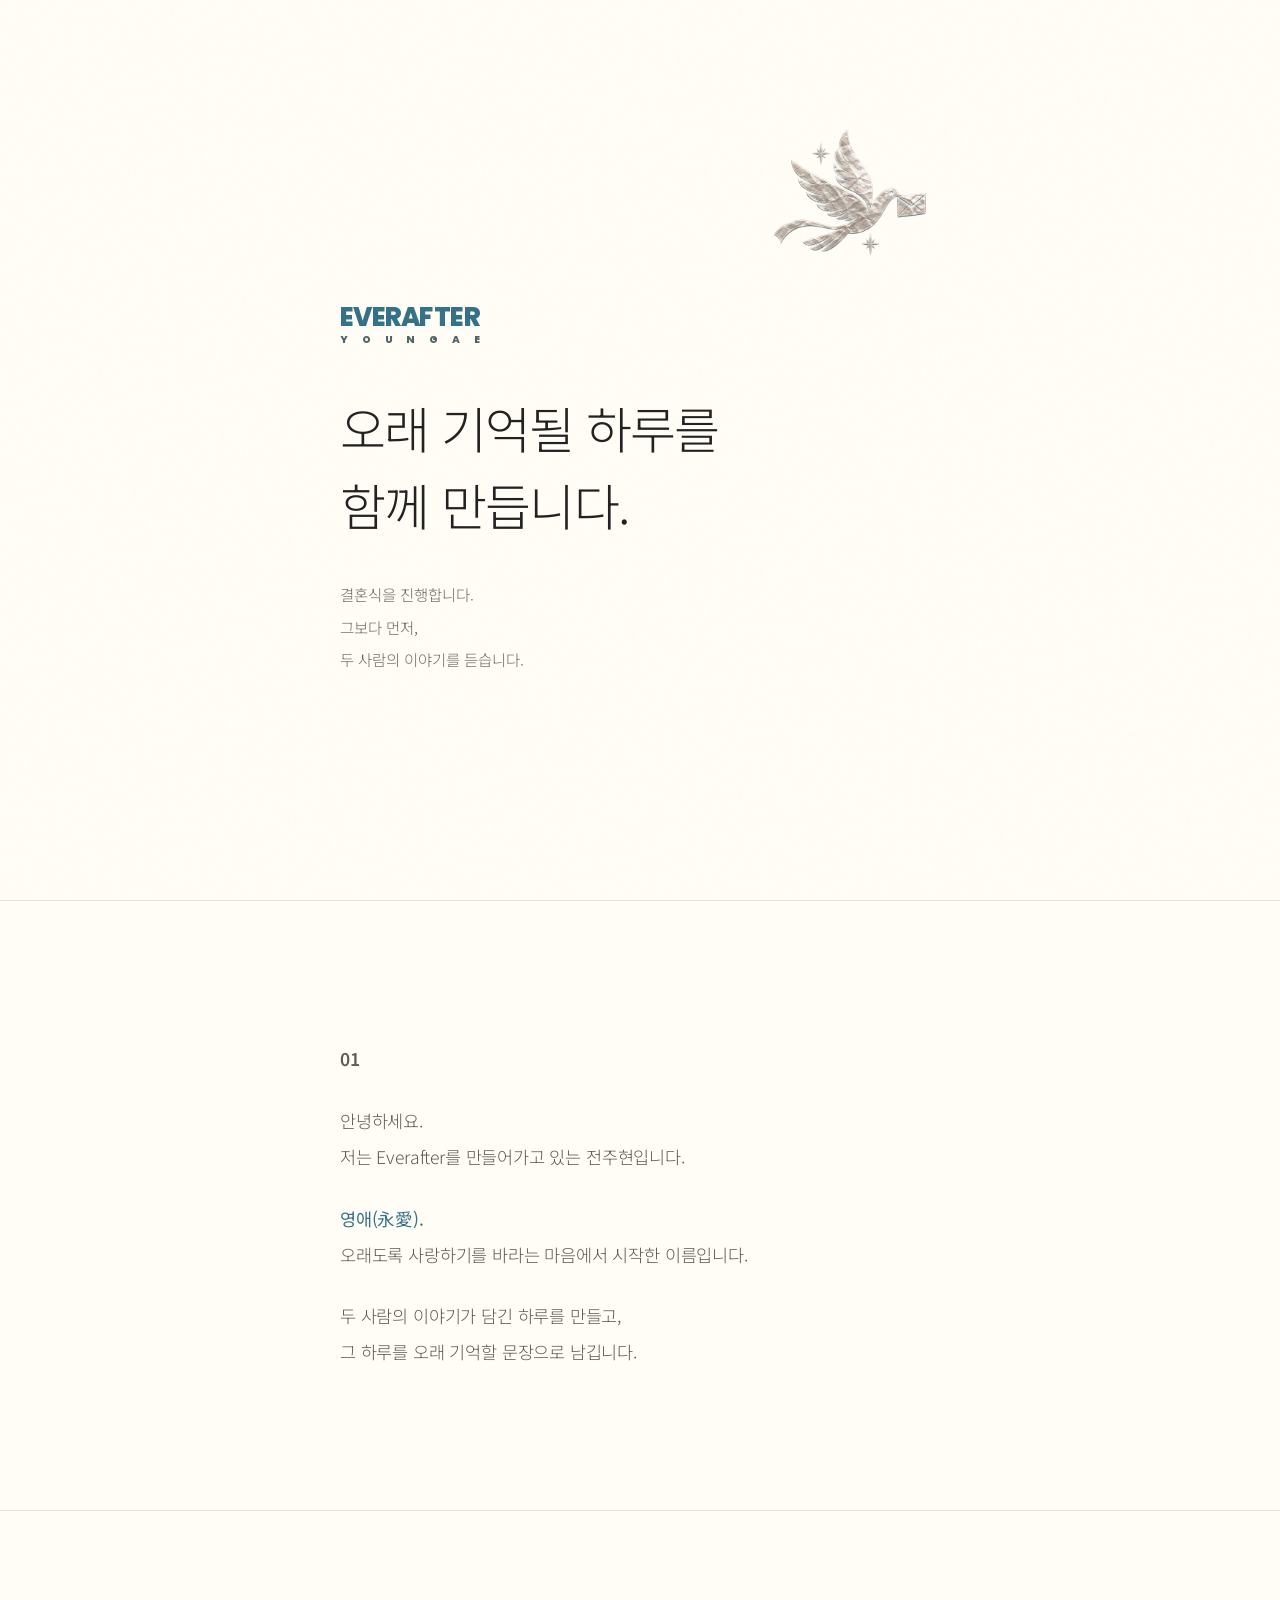
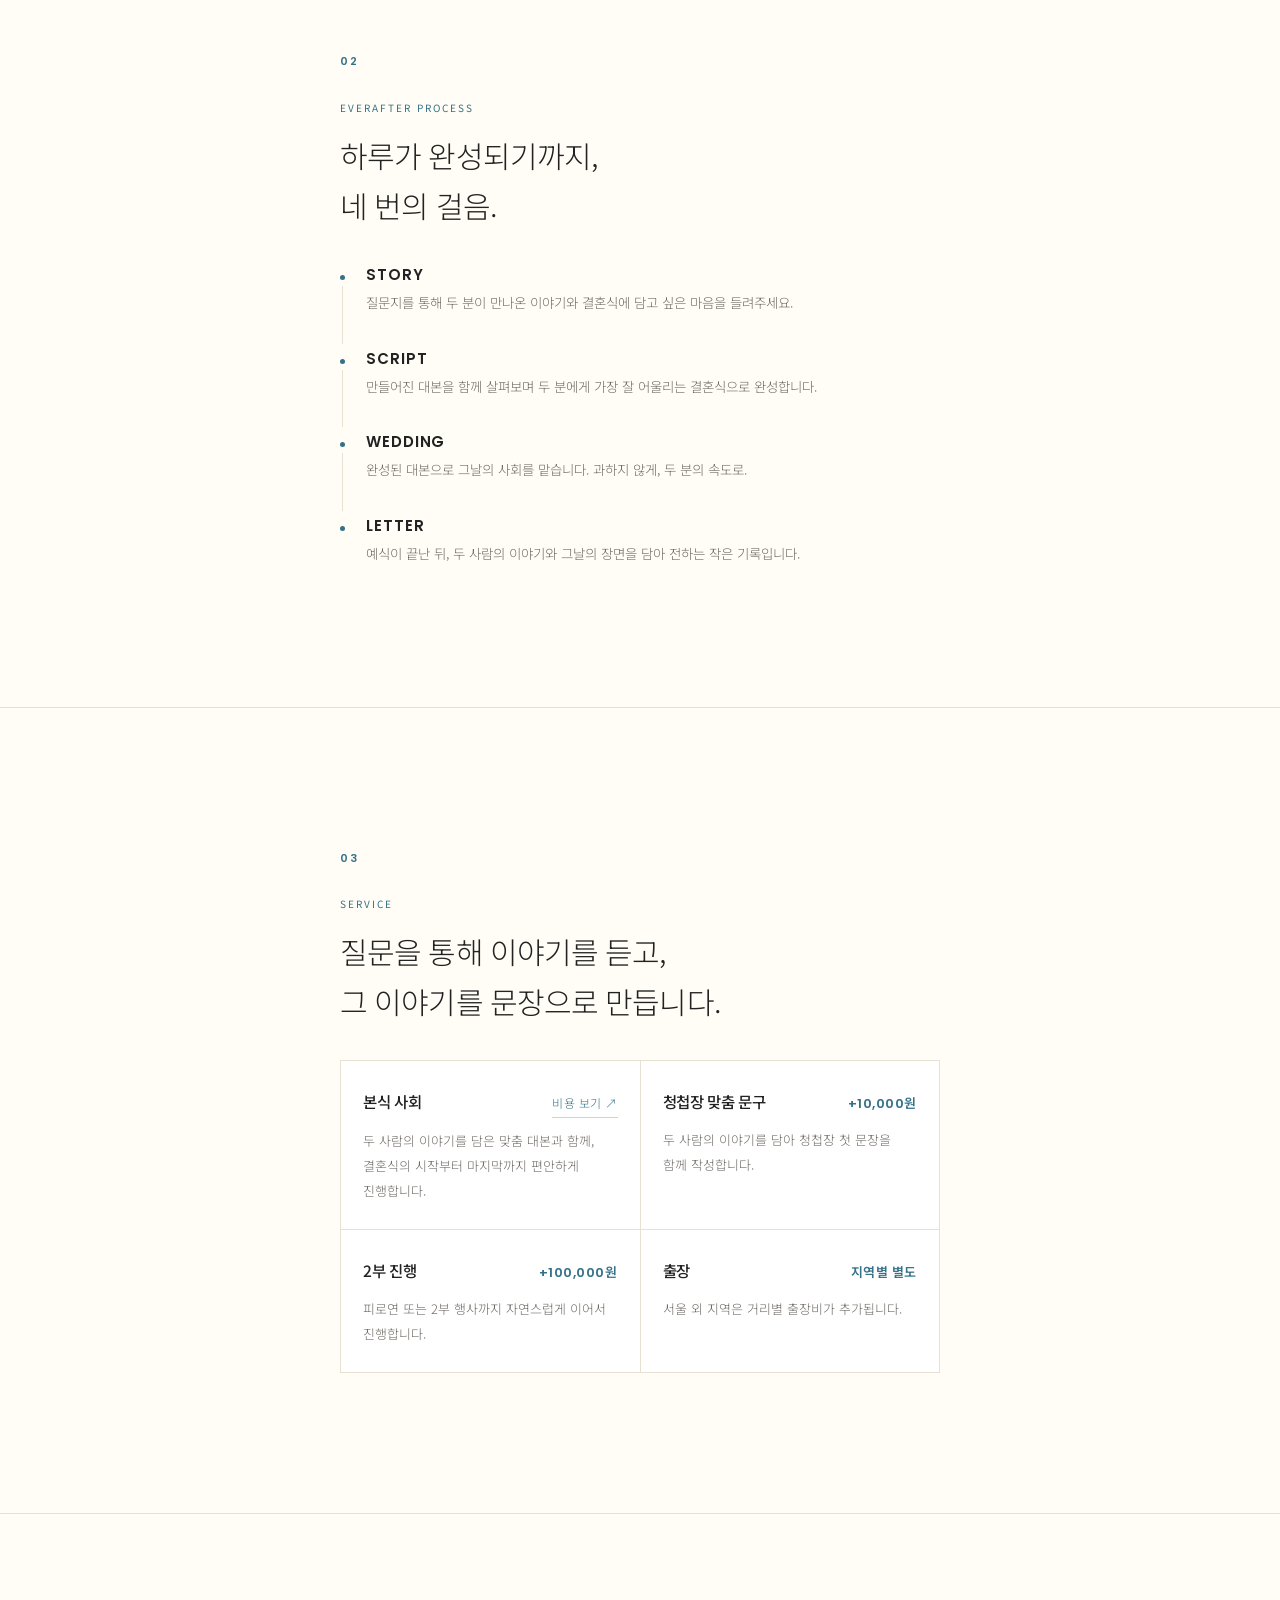
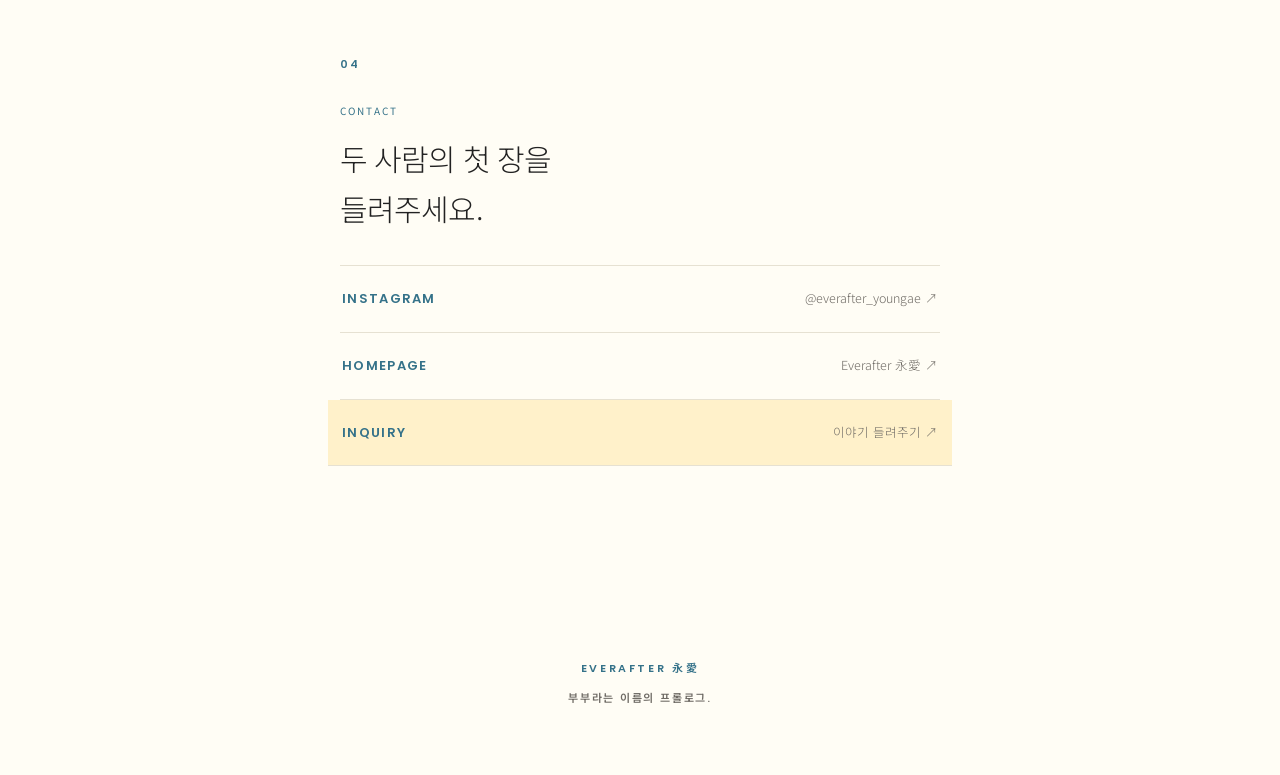
<file: card/index.html>
<!doctype html>
<html lang="ko">
<head>
  <meta charset="utf-8">
  <meta name="viewport" content="width=device-width, initial-scale=1">
  <meta name="theme-color" content="#FFFDF5">
  <link rel="icon" href="[data-uri]">
  <meta name="description" content="오래 기억될 하루를 함께 만듭니다. Everafter 永愛">
  <title>Everafter 永愛</title>
  <meta property="og:type" content="website">
  <meta property="og:site_name" content="Everafter">
  <meta property="og:title" content="Everafter 永愛">
  <meta property="og:description" content="오래 기억될 하루를 함께 만듭니다.">
  <meta property="og:url" content="https://everafter-youngae.github.io/studio/card/">
  <meta property="og:image" content="https://everafter-youngae.github.io/studio/assets/og-card-duck.jpg">
  <meta name="twitter:card" content="summary_large_image">
  <meta name="twitter:title" content="Everafter 永愛">
  <meta name="twitter:description" content="오래 기억될 하루를 함께 만듭니다.">
  <meta name="twitter:image" content="https://everafter-youngae.github.io/studio/assets/og-card-duck.jpg">
  <link rel="preconnect" href="https://fonts.googleapis.com">
  <link rel="preconnect" href="https://fonts.gstatic.com" crossorigin>
  <link href="https://fonts.googleapis.com/css2?family=Poppins:wght@600;800&family=Cormorant+Garamond:ital,wght@0,400;0,500;1,400&family=Noto+Sans+KR:wght@300;400;500&family=Noto+Serif+KR:wght@300;400;500&display=swap" rel="stylesheet">
  <script data-goatcounter="https://everafter.goatcounter.com/count" async src="//gc.zgo.at/count.js"></script>
  <!-- 등장 효과는 JS가 살아 있을 때만 켭니다. 이 클래스가 붙지 않으면
       .reveal 요소들은 처음부터 보이는 상태 — 스크립트가 실패해도
       명함이 빈 화면으로 남지 않도록. -->
  <script>document.documentElement.classList.add('js-anim');</script>
  <style>
  /* card.html은 한 장의 종이처럼 읽히는 독립 페이지라 style.css를 쓰지 않고
     스타일을 여기 안에 둡니다. 다만 팔레트·폰트 토큰은 style.css의 :root와
     같은 값을 그대로 씁니다 — 명함에서 홈으로 넘어가도 톤이 이어지도록. */
  :root{
    --ivory:#FFFDF5;
    --ivory-soft:#FFF8E4;
    --charcoal:#222222;
    --muted:#6E6A64;
    --accent:#357289;      /* 글자용 Glacier Blue — 아이보리 위 5.26:1 */
    --accent-deep:#2C5E70;  /* 눌렀을 때 */
  --accent-bright:#64AAC3; /* Glacier 원색 — 면·장식 전용, 글자로 쓰지 않음 */
  --banana:#FFEBB0;        /* Light Banana — 바탕으로만 */
    --night:#0F2A33;         /* 홈페이지와 같은 잉크 */
    --card:#FFFFFF;          /* 강조할 블록만 순백으로 */
    --ink2:#5C5B55;          /* 보조 글자 */
    --ink3:#87857D;          /* 가장 여린 글자 */
    --line:#E6E1D2;
    --serif-en:"Cormorant Garamond", Georgia, serif;
    --serif-ko:"Noto Serif KR", serif;
    --sans:"Noto Sans KR", sans-serif;
  }
  *{box-sizing:border-box}
  html{scroll-behavior:smooth;-webkit-text-size-adjust:100%}
  body{
    margin:0;background:var(--ivory);color:var(--charcoal);
    font-family:var(--sans);font-weight:300;line-height:1.9;
    word-break:keep-all;overflow-x:hidden;
    -webkit-font-smoothing:antialiased;
  }
  a{color:inherit;text-decoration:none}
  img{display:block;width:100%;height:100%;object-fit:cover}
  h1,h2,h3,p,blockquote,figure{margin:0}

  .grain{
    position:fixed;inset:0;z-index:100;pointer-events:none;opacity:.035;mix-blend-mode:multiply;
    background-image:url("data:image/svg+xml,%3Csvg viewBox='0 0 180 180' xmlns='http://www.w3.org/2000/svg'%3E%3Cfilter id='n'%3E%3CfeTurbulence type='fractalNoise' baseFrequency='.9' numOctaves='3' stitchTiles='stitchTiles'/%3E%3C/filter%3E%3Crect width='100%25' height='100%25' filter='url(%23n)' opacity='.45'/%3E%3C/svg%3E");
  }

  /* ---------- 공통 리듬 ---------- */
  /* width:100%가 없으면 .wrap이 히어로(플렉스 아이템)와 나머지 섹션(블록)에서
     서로 다른 방식으로 폭을 잡아, 왼쪽 기준선이 어긋날 수 있습니다.
     폭을 명시해 두 경우 모두 같은 계산을 타게 합니다. */
  .wrap{width:100%;max-width:560px;margin:0 auto;padding:0 26px}
  section{padding:84px 0}
  section + section{border-top:1px solid var(--line)}
  .eyebrow{
    margin:0;font-size:10px;letter-spacing:.2em;text-transform:uppercase;
    color:var(--accent);font-weight:400;
  }
  .index{
    font-family:"Poppins",var(--sans);font-size:11px;font-weight:600;
    color:var(--accent);letter-spacing:.18em;text-transform:uppercase;
    margin-bottom:26px;
  }
  .sec-title{
    font-family:var(--sans);font-weight:300;
    font-size:23px;line-height:1.65;letter-spacing:-.03em;
    margin-top:14px;
  }

  /* ---------- Hero ---------- */
  /* 편지를 나르는 비둘기. 첫 화면 오른쪽에 조용히 둡니다.
     아이보리 위 실버라 원래 여린 그림입니다 — 더 흐리게 만들지 않습니다. */
  .hero{position:relative}
  .hero .wrap{position:relative}
  /* 글 기둥의 오른쪽 위에 얹습니다. 본문 폭 기준이라 화면이 넓어져도
     글자에서 멀어지지 않고, 좁아져도 겹치지 않습니다. */
  .hero-dove{
    position:absolute;right:22px;top:-158px;width:136px;
    /* 전역 img 규칙이 height:100%/object-fit:cover 라 그대로 두면 세로로
       늘어나 편지 쪽이 잘립니다. 여기서 되돌립니다. */
    height:auto;object-fit:contain;
    pointer-events:none;user-select:none;
  }
  .hero{
    min-height:100svh;display:flex;flex-direction:column;justify-content:center;
    padding:110px 0 46px;border-top:0;
  }
  /* 워드마크. BRAND.md §3 — EVERAFTER 는 굵은 산세리프 대문자가 주인공이고,
     YOUNGAE 는 훨씬 작게 넓은 자간으로 받칩니다. 얇은 세리프로 돌리지 마세요.
     색은 --accent(#357289)입니다. Sky 원색은 아이보리 위에서 글자로 못 씁니다. */
  /* 홈페이지 .wordmark-a / .wordmark-b 와 같은 값입니다.
     자간 -.028em, YOUNGAE 는 800 에 .26em — 여기서 어긋나면 같은 브랜드로
     안 보입니다. home.css 를 고치면 여기도 같이 고치세요. */
  /* EVERAFTER 폭에 YOUNGAE 를 맞춰 깝니다. 자간을 숫자로 주면 폰트나 크기가
     바뀔 때마다 어긋나므로, .brand 를 inline-block(글자 폭만큼)으로 두고
     글자를 균등 배분합니다. 인스타 오프닝 포스터와 같은 방식입니다. */
  /* A-F 는 벌어지고 F-T 는 붙는 짝이라 그 둘만 되돌립니다 (홈페이지와 같은 값) */
  .brand i{font-style:normal}
  .brand .kf{margin-left:-.035em}
  .brand .kt{margin-left:.05em}
  .brand{
    --wm:26px;
    display:inline-block;
    font-family:"Poppins",sans-serif;font-weight:800;font-size:var(--wm);
    letter-spacing:-.028em;line-height:1;color:var(--accent);text-transform:uppercase;
  }
  /* 두 줄 사이 간격도 글자 크기를 따라갑니다. 고정값이면 크기를 바꿀 때마다
     어긋납니다. wedding-mc 의 잠금과 같은 비율(.16)입니다. */
  .brand small{
    display:flex;justify-content:space-between;
    width:min(100%,15em);margin:calc(var(--wm) * .16) auto 0;
    font-family:"Poppins",sans-serif;font-weight:800;
    font-size:calc(var(--wm) * .40);letter-spacing:0;text-transform:uppercase;
    color:var(--night);opacity:.72;
  }
  .hero h1{
    margin:38px 0 0;font-family:var(--sans);font-weight:300;
    font-size:clamp(29px,8vw,40px);line-height:1.55;letter-spacing:-.035em;
  }
  .hero-lead{
    margin-top:30px;font-size:14.5px;line-height:2.1;color:var(--muted);
  }

  /* ---------- 01 소개 ---------- */
  .about p{font-family:var(--sans);font-size:16px;line-height:2.05;letter-spacing:-.01em;color:var(--ink2)}
  .about p + p{margin-top:26px}
  .about strong{font-weight:400;color:var(--accent)}

  /* ---------- 02 Process ---------- */
  .flow{margin-top:36px;position:relative}
  .step{position:relative;padding:0 0 34px 26px}
  .step:last-child{padding-bottom:0}
  .step::before{
    content:'';position:absolute;left:0;top:9px;width:5px;height:5px;
    border-radius:50%;background:var(--accent);
  }
  .step::after{
    content:'';position:absolute;left:2px;top:20px;bottom:6px;width:1px;background:var(--line);
  }
  .step:last-child::after{display:none}
  .step h3{
    font-family:"Poppins",var(--sans);font-size:15px;font-weight:600;letter-spacing:.08em;text-transform:uppercase;
    letter-spacing:.06em;line-height:1.2;
  }
  .step p{margin-top:6px;font-size:13.5px;color:var(--muted);line-height:1.9}

  /* ---------- 03 서비스 ---------- */
  .cards{margin-top:34px;display:grid;gap:1px;background:var(--line);border:1px solid var(--line)}
  .card{background:var(--card);padding:26px 22px}
  /* 홈페이지 '더할 수 있는 것' 목록(.price-extra-head)과 같은 형태 —
     이름은 왼쪽, 금액은 오른쪽 끝에 버건디로. */
  .card-head{display:flex;justify-content:space-between;align-items:baseline;gap:14px}
  .card-head h3{font-family:var(--sans);font-size:15.5px;font-weight:500;letter-spacing:-.02em}
  .card-head span{
    font-family:"Poppins",var(--sans);font-size:13px;font-weight:600;letter-spacing:.04em;
    color:var(--accent);white-space:nowrap;
  }
  /* 본식 사회 금액은 홈페이지에서도 눌러야 보이도록 해둔 값이라,
     명함에서는 금액 대신 홈페이지 Price 섹션으로 보냅니다. */
  .card-head a{
    font-family:var(--sans);font-size:12px;letter-spacing:.04em;white-space:nowrap;
    color:var(--accent);border-bottom:1px solid rgba(58,125,150,.3);padding-bottom:2px;
  }
  .card-head a:hover{border-bottom-color:var(--accent)}
  .card p{margin-top:11px;font-size:13px;color:var(--muted);line-height:1.9}

  /* ---------- 04 기록(사진) ---------- */
  .gallery{margin-top:34px;display:grid;gap:12px}
  .shot{
    position:relative;aspect-ratio:4/5;background:var(--card);
    border:1px solid var(--line);overflow:hidden;
  }
  .shot .ph{
    position:absolute;inset:0;display:flex;align-items:center;justify-content:center;
    font-family:"Poppins",var(--sans);font-size:11px;font-weight:600;letter-spacing:.16em;text-transform:uppercase;
    color:var(--muted);opacity:.6;
  }
  .shot img{position:relative;z-index:1}

  /* ---------- 05 후기 ---------- */
  .notes{margin-top:34px}
  .note{padding:30px 0;border-bottom:1px solid var(--line)}
  .note:first-child{border-top:1px solid var(--line)}
  .note blockquote{
    font-family:var(--sans);font-weight:400;font-size:17px;line-height:1.8;
    letter-spacing:-.02em;
  }
  .note cite{
    display:block;margin-top:15px;font-style:normal;font-size:10.5px;
    letter-spacing:.12em;color:var(--muted);
  }

  /* ---------- 06 Contact ---------- */
  .links{margin-top:32px;border-top:1px solid var(--line)}
  .link-row{
    display:flex;align-items:baseline;justify-content:space-between;gap:18px;
    padding:20px 2px;border-bottom:1px solid var(--line);
  }
  .link-row .lbl{font-family:"Poppins",var(--sans);font-size:13px;font-weight:600;letter-spacing:.1em;text-transform:uppercase;color:var(--accent)}
  .link-row .val{font-size:12.5px;color:var(--muted);text-align:right}
  .link-row:hover .val{color:var(--charcoal)}
  /* 문의 줄은 다른 줄과 형태·글자를 똑같이 두고 음영만 더합니다.
     음영이 글자보다 조금 넓게 깔리도록 좌우 패딩을 주고, 그만큼 음수 마진으로
     당겨서 글자 시작점은 위 두 줄과 정확히 같은 자리에 둡니다. */
  .link-row--main{
    background:rgba(255,235,176,.62);
    margin:0 -12px;padding:20px 14px;
    transition:background .4s ease;
  }
  .link-row--main:hover{background:rgba(255,235,176,.85)}

  footer{
    padding:52px 0 66px;text-align:center;
    font-family:"Poppins",var(--sans);font-size:11px;font-weight:600;letter-spacing:.16em;text-transform:uppercase;
    color:var(--muted);
  }
  footer .mark{
    display:block;margin-bottom:9px;font-style:normal;font-size:11px;
    letter-spacing:.24em;text-transform:uppercase;color:var(--accent);
  }

  /* ---------- 등장 ---------- */
  .reveal{transition:opacity .95s ease,transform .95s ease}
  html.js-anim .reveal{opacity:0;transform:translateY(16px)}
  html.js-anim .reveal.visible{opacity:1;transform:none}
  /* 히어로는 스크롤을 기다리지 않고 첫 화면에서 차례로 올라옵니다. */
  .hero .wrap > .reveal:nth-child(1){transition-delay:.06s}
  .hero .wrap > .reveal:nth-child(2){transition-delay:.16s}
  .hero .wrap > .reveal:nth-child(3){transition-delay:.28s}

  /* ---------- Tablet ---------- */
  @media(min-width:700px){
    .wrap{max-width:620px;padding:0 40px}
    section{padding:112px 0}
    .hero-dove{width:190px;top:-206px;right:36px}
    .hero{padding:130px 0 60px}
    .hero h1{font-size:44px}
    .hero-lead{font-size:15.5px;margin-top:34px}
    .sec-title{font-size:27px}
    .about p{font-size:17.5px}
    .cards{grid-template-columns:1fr 1fr}
    .gallery{grid-template-columns:1fr 1fr}
    .shot:first-child{grid-column:1/-1;aspect-ratio:16/10}
    .note blockquote{font-size:20px}
  }

  /* ---------- Desktop ---------- */
  @media(min-width:1000px){
    .wrap{max-width:680px}
    section{padding:140px 0}
    .hero{padding:150px 0 70px}
    .hero h1{font-size:50px}
    .sec-title{font-size:30px}
  }

  @media(prefers-reduced-motion:reduce){
    html{scroll-behavior:auto}
    html.js-anim .reveal{opacity:1;transform:none;transition:none}
  }
  </style>
</head>
<body>
  <div class="grain" aria-hidden="true"></div>

  <main>
    <!-- ===== Hero ===== -->
    <section class="hero">
      <div class="wrap">
        <img class="hero-dove" src="../assets/dove.png" alt="" width="520" height="520" loading="eager" decoding="async">
        <p class="brand reveal">EVERA<i class="kf">F</i><i class="kt">T</i>ER<small><span>Y</span><span>O</span><span>U</span><span>N</span><span>G</span><span>A</span><span>E</span></small></p>
        <h1 class="reveal">오래 기억될 하루를<br>함께 만듭니다.</h1>
        <p class="hero-lead reveal">
          결혼식을 진행합니다.<br>
          그보다 먼저,<br>
          두 사람의 이야기를 듣습니다.
        </p>
      </div>
    </section>

    <!-- ===== 01 소개 ===== -->
    <section class="about" id="about">
      <div class="wrap">
        <p class="index reveal">01</p>
        <div class="reveal">
          <p>안녕하세요.<br>저는 Everafter를 만들어가고 있는 전주현입니다.</p>
          <p><strong>영애(永愛).</strong><br>오래도록 사랑하기를 바라는 마음에서 시작한 이름입니다.</p>
          <p>두 사람의 이야기가 담긴 하루를 만들고,<br>그 하루를 오래 기억할 문장으로 남깁니다.</p>
        </div>
      </div>
    </section>

    <!-- ===== 02 Process ===== -->
    <section>
      <div class="wrap">
        <p class="index reveal">02</p>
        <div class="reveal">
          <p class="eyebrow">Everafter Process</p>
          <h2 class="sec-title">하루가 완성되기까지,<br>네 번의 걸음.</h2>
        </div>
        <div class="flow">
          <!-- Story~Letter 문구는 index.html의 'What we do' 4단계와
               Everafter Letter 설명에서 그대로 가져왔습니다. -->
          <div class="step reveal">
            <h3>Story</h3>
            <p>질문지를 통해 두 분이 만나온 이야기와 결혼식에 담고 싶은 마음을 들려주세요.</p>
          </div>
          <div class="step reveal">
            <h3>Script</h3>
            <p>만들어진 대본을 함께 살펴보며 두 분에게 가장 잘 어울리는 결혼식으로 완성합니다.</p>
          </div>
          <div class="step reveal">
            <h3>Wedding</h3>
            <p>완성된 대본으로 그날의 사회를 맡습니다. 과하지 않게, 두 분의 속도로.</p>
          </div>
          <div class="step reveal">
            <h3>Letter</h3>
            <p>예식이 끝난 뒤, 두 사람의 이야기와 그날의 장면을 담아 전하는 작은 기록입니다.</p>
          </div>
        </div>
      </div>
    </section>

    <!-- ===== 03 서비스 ===== -->
    <section>
      <div class="wrap">
        <p class="index reveal">03</p>
        <div class="reveal">
          <p class="eyebrow">Service</p>
          <h2 class="sec-title">질문을 통해 이야기를 듣고,<br>그 이야기를 문장으로 만듭니다.</h2>
        </div>
        <!-- 아래 문구는 모두 index.html의 Price 섹션에서 그대로 가져온 것입니다.
             홈페이지 문구를 고치실 때 이쪽도 함께 맞춰 주세요. -->
        <div class="cards">
          <div class="card reveal">
            <div class="card-head"><h3>본식 사회</h3><a href="../index.html#price" target="_blank" rel="noopener">비용 보기 ↗</a></div>
            <p>두 사람의 이야기를 담은 맞춤 대본과 함께, 결혼식의 시작부터 마지막까지 편안하게 진행합니다.</p>
          </div>
          <div class="card reveal">
            <div class="card-head"><h3>청첩장 맞춤 문구</h3><span>+10,000원</span></div>
            <p>두 사람의 이야기를 담아 청첩장 첫 문장을 함께 작성합니다.</p>
          </div>
          <div class="card reveal">
            <div class="card-head"><h3>2부 진행</h3><span>+100,000원</span></div>
            <p>피로연 또는 2부 행사까지 자연스럽게 이어서 진행합니다.</p>
          </div>
          <div class="card reveal">
            <div class="card-head"><h3>출장</h3><span>지역별 별도</span></div>
            <p>서울 외 지역은 거리별 출장비가 추가됩니다.</p>
          </div>
        </div>
      </div>
    </section>

    <!-- ===== 04 기록(사진) — 사진 고르는 중이라 지금은 숨겨둡니다 =====
         켜는 방법: 아래 <section>의 hidden 만 지우면 바로 보입니다.
         사진 넣는 방법: 각 .shot 안의 <div class="ph">를 지우고
         <img src="../assets/파일명.jpg" alt="설명">로 바꿔주세요.
         (이 페이지가 card/ 하위에 있어서 ../assets/ 로 시작합니다.)
         장수를 늘리거나 줄이려면 <figure class="shot reveal">를 복사/삭제하면 됩니다. -->
    <section hidden>
      <div class="wrap">
        <p class="index reveal">04</p>
        <div class="reveal">
          <p class="eyebrow">Records</p>
          <h2 class="sec-title">그날의 장면들.</h2>
        </div>
        <div class="gallery">
          <figure class="shot reveal"><div class="ph">photograph</div></figure>
          <figure class="shot reveal"><div class="ph">photograph</div></figure>
          <figure class="shot reveal"><div class="ph">photograph</div></figure>
        </div>
      </div>
    </section>

    <!-- ===== 05 후기 — 고객 기록이 더 쌓일 때까지 숨겨둡니다 =====
         켜는 방법: 아래 <section>의 hidden 만 지우면 됩니다.
         켤 때 아래 Contact의 번호(현재 04)도 함께 맞춰 주세요. -->
    <section hidden>
      <div class="wrap">
        <p class="index reveal">05</p>
        <div class="reveal">
          <p class="eyebrow">Words from couples</p>
          <h2 class="sec-title">예식이 끝난 뒤에도<br>오래 남은 마음들.</h2>
        </div>
        <div class="notes">
          <div class="note reveal">
            <blockquote>“준비하는 시간부터 행복했습니다.”</blockquote>
            <cite>첫 번째 기록 · 영애씨</cite>
          </div>
          <div class="note reveal">
            <blockquote>“정말 우리다운 결혼식이었습니다.”</blockquote>
            <cite>두 번째 기록 · 영애씨</cite>
          </div>
          <div class="note reveal">
            <blockquote>“사회를 맡겼다는 느낌보다,<br>한 사람을 만난 것 같았습니다.”</blockquote>
            <cite>세 번째 기록 · 영애씨</cite>
          </div>
        </div>
      </div>
    </section>

    <!-- ===== 06 Contact ===== -->
    <section>
      <div class="wrap">
        <!-- 사진(04)·후기(05)를 숨겨둔 동안 번호가 비지 않도록 04로 당겨 둡니다.
             두 섹션을 다시 켤 때 06으로 되돌려 주세요. -->
        <p class="index reveal">04</p>
        <div class="reveal">
          <p class="eyebrow">Contact</p>
          <h2 class="sec-title">두 사람의 첫 장을<br>들려주세요.</h2>
        </div>
        <div class="links reveal">
          <a class="link-row" href="https://www.instagram.com/everafter_youngae" target="_blank" rel="noopener">
            <span class="lbl">Instagram</span>
            <span class="val">@everafter_youngae ↗</span>
          </a>
          <a class="link-row" href="../index.html" target="_blank" rel="noopener">
            <span class="lbl">Homepage</span>
            <span class="val">Everafter 永愛 ↗</span>
          </a>
          <!-- 위 두 줄과 형태는 같고, 음영만 깔아 문의로 눈이 가게 합니다.
               바깥으로 나가는 링크는 모두 새 탭이라(↗) 명함은 뒤에 남습니다. -->
          <a class="link-row link-row--main" href="../ask.html" target="_blank" rel="noopener">
            <span class="lbl">Inquiry</span>
            <span class="val">이야기 들려주기 ↗</span>
          </a>
        </div>
      </div>
    </section>
  </main>

  <footer>
    <span class="mark">Everafter 永愛</span>
    부부라는 이름의 프롤로그.
  </footer>

  <script>
  (function(){
    function show(el){ el.classList.add('visible'); }

    var reduce = window.matchMedia('(prefers-reduced-motion: reduce)').matches;
    var all = document.querySelectorAll('.reveal');

    if (reduce || !('IntersectionObserver' in window)) {
      Array.prototype.forEach.call(all, show);
      return;
    }

    // 히어로는 화면에 이미 있으므로 스크롤을 기다리지 않고 바로 띄웁니다.
    // (관찰에만 맡기면 폰트 로딩 중 레이아웃이 흔들릴 때 첫 화면이
    //  비어 보이는 일이 생깁니다.)
    var hero = document.querySelectorAll('.hero .reveal');
    requestAnimationFrame(function(){
      requestAnimationFrame(function(){ Array.prototype.forEach.call(hero, show); });
    });

    var rest = document.querySelectorAll('section:not(.hero) .reveal');
    var io = new IntersectionObserver(function(entries){
      entries.forEach(function(entry){
        if (entry.isIntersecting) {
          show(entry.target);
          io.unobserve(entry.target);
        }
      });
    }, { threshold: 0, rootMargin: '0px 0px -40px 0px' });
    Array.prototype.forEach.call(rest, function(el){ io.observe(el); });
  })();
  </script>
</body>
</html>
</file>
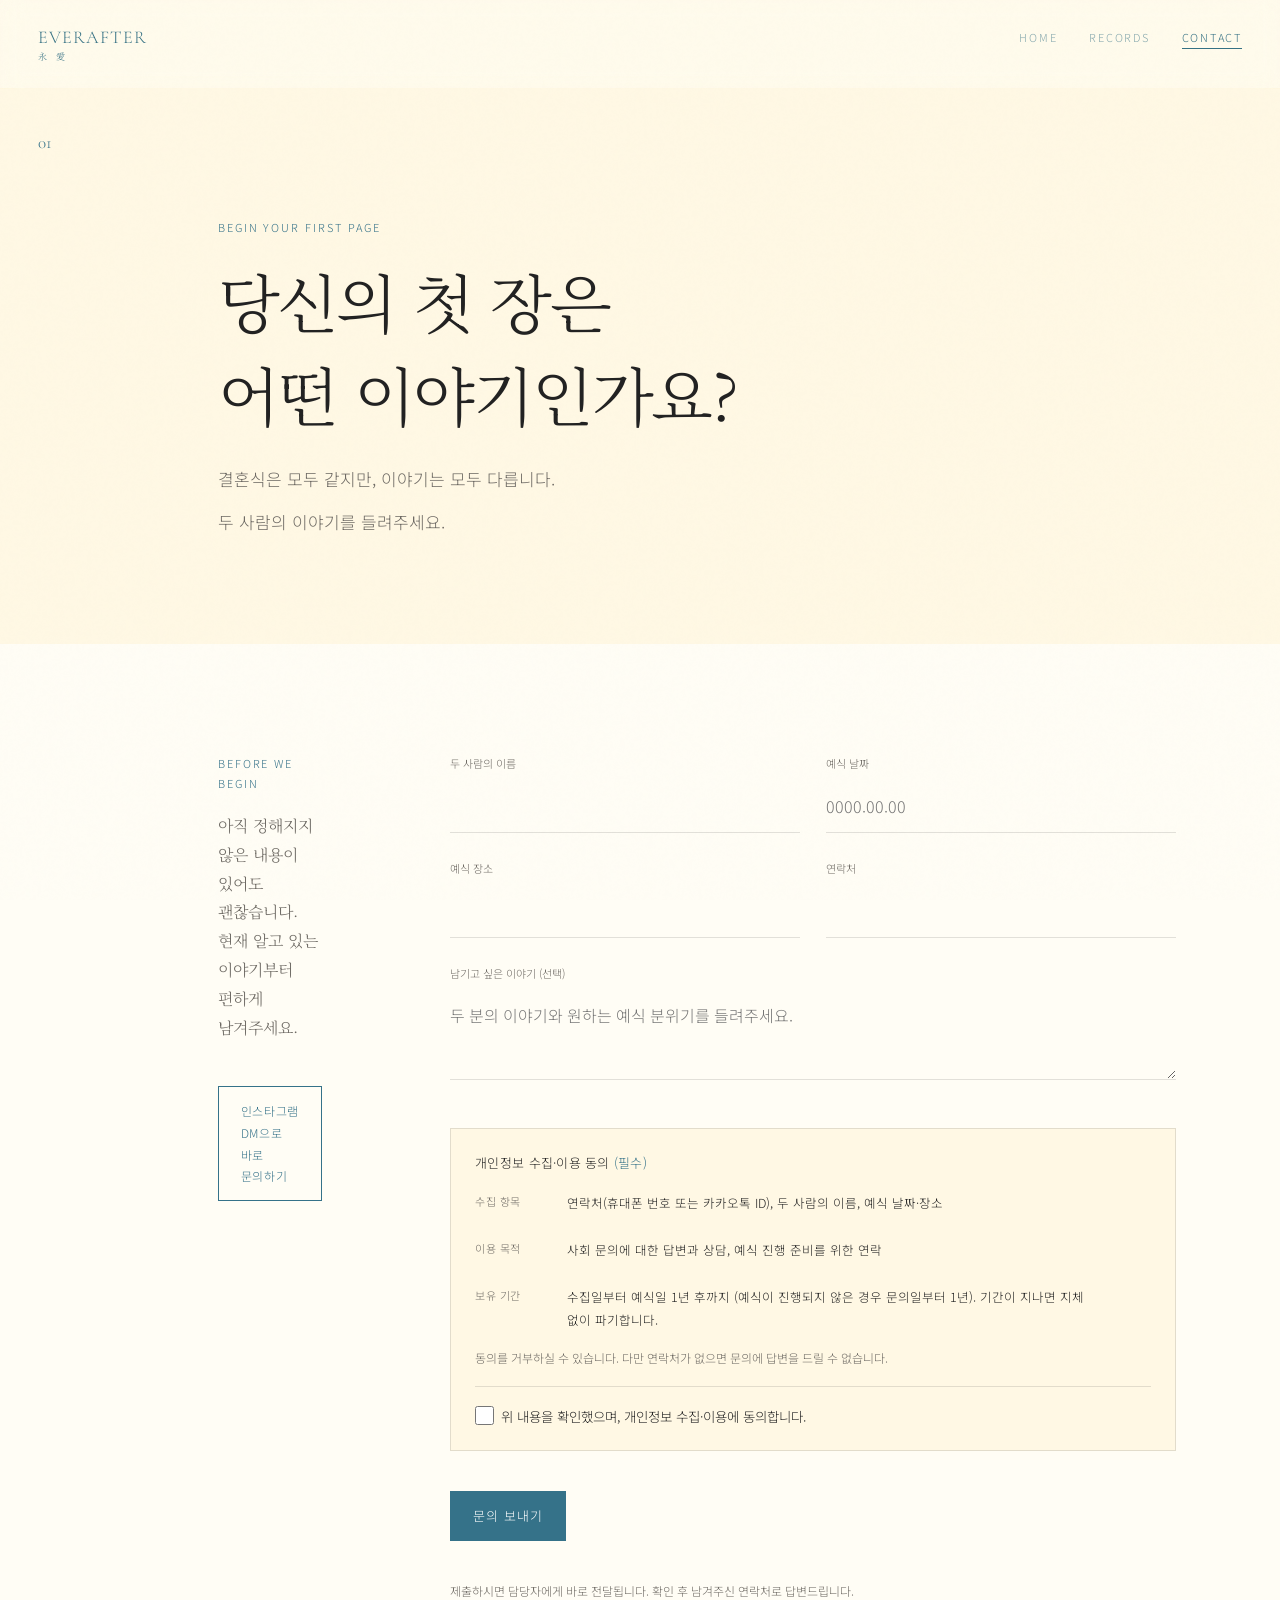
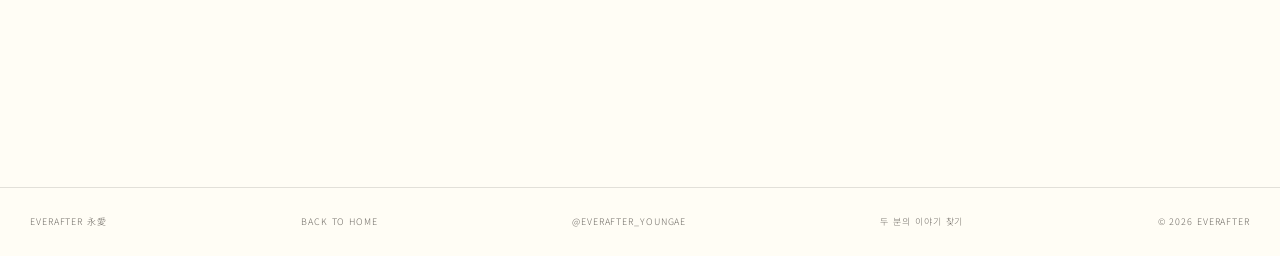
<file: ask.html>
<!doctype html>
<html lang="ko">
<head>
  <meta charset="utf-8">
  <meta name="viewport" content="width=device-width, initial-scale=1">
  <meta name="theme-color" content="#FFFDF5">
  <link rel="icon" href="[data-uri]">
  <meta name="description" content="Everafter 사회 문의 — 두 사람의 이야기를 들려주세요.">
  <title>문의하기 | Everafter 永愛</title>
  <meta property="og:type" content="website">
  <meta property="og:site_name" content="Everafter">
  <meta property="og:title" content="문의하기 | Everafter 永愛">
  <meta property="og:description" content="Everafter 사회 문의 — 두 사람의 이야기를 들려주세요.">
  <meta property="og:url" content="https://everafter-youngae.github.io/studio/ask.html">
  <meta property="og:image" content="https://everafter-youngae.github.io/studio/assets/og-duck.jpg">
  <meta name="twitter:card" content="summary_large_image">
  <meta name="twitter:title" content="문의하기 | Everafter 永愛">
  <meta name="twitter:description" content="Everafter 사회 문의 — 두 사람의 이야기를 들려주세요.">
  <meta name="twitter:image" content="https://everafter-youngae.github.io/studio/assets/og-duck.jpg">
  <link rel="preconnect" href="https://fonts.googleapis.com">
  <link rel="preconnect" href="https://fonts.gstatic.com" crossorigin>
  <link href="https://fonts.googleapis.com/css2?family=Cormorant+Garamond:ital@0;1&family=Noto+Sans+KR:wght@300&family=Noto+Serif+KR:wght@300;400&display=swap" rel="stylesheet">
  <link rel="stylesheet" href="style.css?v=20">
  <script data-goatcounter="https://everafter.goatcounter.com/count" async src="//gc.zgo.at/count.js"></script>
</head>
<body class="subpage">
  <div class="grain" aria-hidden="true"></div>
  <header class="site-header solid-header">
    <a class="brand-mark" href="index.html"><span>EVERAFTER</span><small>永 愛</small></a>
    <button class="menu-toggle" type="button" aria-expanded="false" aria-controls="site-nav">MENU</button>
    <nav id="site-nav" class="site-nav"><a href="index.html">Home</a><a href="review.html">Records</a><a class="active" href="ask.html">Contact</a></nav>
  </header>

  <main class="subpage-main">
    <section class="subpage-hero ask-hero">
      <div class="subpage-number">01</div>
      <div class="subpage-title reveal">
        <p class="eyebrow accent">Begin your first page</p>
        <h1>당신의 첫 장은<br>어떤 이야기인가요?</h1>
        <p class="lines"><span>결혼식은 모두 같지만, 이야기는 모두 다릅니다.</span><span>두 사람의 이야기를 들려주세요.</span></p>
      </div>
    </section>

    <section class="ask-layout">
      <aside class="ask-note reveal">
        <p class="eyebrow accent">Before we begin</p>
        <p>아직 정해지지 않은 내용이 있어도 괜찮습니다. 현재 알고 있는 이야기부터 편하게 남겨주세요.</p>
        <a class="outline-link ig-link" href="https://ig.me/m/everafter_youngae" target="_blank" rel="noopener">인스타그램 DM으로 바로 문의하기</a>
      </aside>
      <form class="inquiry-form standalone-form reveal" id="inquiryForm">
        <label>두 사람의 이름<input name="names" autocomplete="name" required></label>
        <label>예식 날짜<input type="text" name="date" id="weddingDate" inputmode="numeric" autocomplete="off" placeholder="0000.00.00" maxlength="10" pattern="\d{4}\.\d{2}\.\d{2}" title="예: 2026.11.14" required></label>
        <label>예식 장소<input name="venue" required></label>
        <label>연락처<input name="contactInfo" autocomplete="tel" required></label>
        <label class="full">남기고 싶은 이야기 (선택)<textarea name="message" placeholder="두 분의 이야기와 원하는 예식 분위기를 들려주세요."></textarea></label>
        <label class="full hp-field" aria-hidden="true">웹사이트<input name="website" tabindex="-1" autocomplete="off"></label>
        <div class="consent-box full" id="consentBox">
          <p class="consent-head">개인정보 수집·이용 동의 <em>(필수)</em></p>
          <dl>
            <dt>수집 항목</dt><dd>연락처(휴대폰 번호 또는 카카오톡 ID), 두 사람의 이름, 예식 날짜·장소</dd>
            <dt>이용 목적</dt><dd>사회 문의에 대한 답변과 상담, 예식 진행 준비를 위한 연락</dd>
            <dt>보유 기간</dt><dd>수집일부터 예식일 1년 후까지 (예식이 진행되지 않은 경우 문의일부터 1년). 기간이 지나면 지체 없이 파기합니다.</dd>
          </dl>
          <p class="consent-note">동의를 거부하실 수 있습니다. 다만 연락처가 없으면 문의에 답변을 드릴 수 없습니다.</p>
          <label class="consent-agree"><input type="checkbox" name="consent" id="consentAgree" required><span>위 내용을 확인했으며, 개인정보 수집·이용에 동의합니다.</span></label>
        </div>
        <button type="submit">문의 보내기</button>
        <p class="form-hint">제출하시면 담당자에게 바로 전달됩니다. 확인 후 남겨주신 연락처로 답변드립니다.</p>
        <p class="form-status" id="formStatus" aria-live="polite"></p>
      </form>
    </section>
  </main>

  <footer><span>Everafter 永愛</span><a href="index.html">Back to home</a><a href="https://www.instagram.com/everafter_youngae" target="_blank" rel="noopener">@everafter_youngae</a><a href="https://everafter-youngae.github.io/wedding-mc/story.html" target="_blank" rel="noopener">두 분의 이야기 찾기</a><span>© 2026 Everafter</span></footer>
  <script src="script.js?v=20"></script>
</body>
</html>
</file>
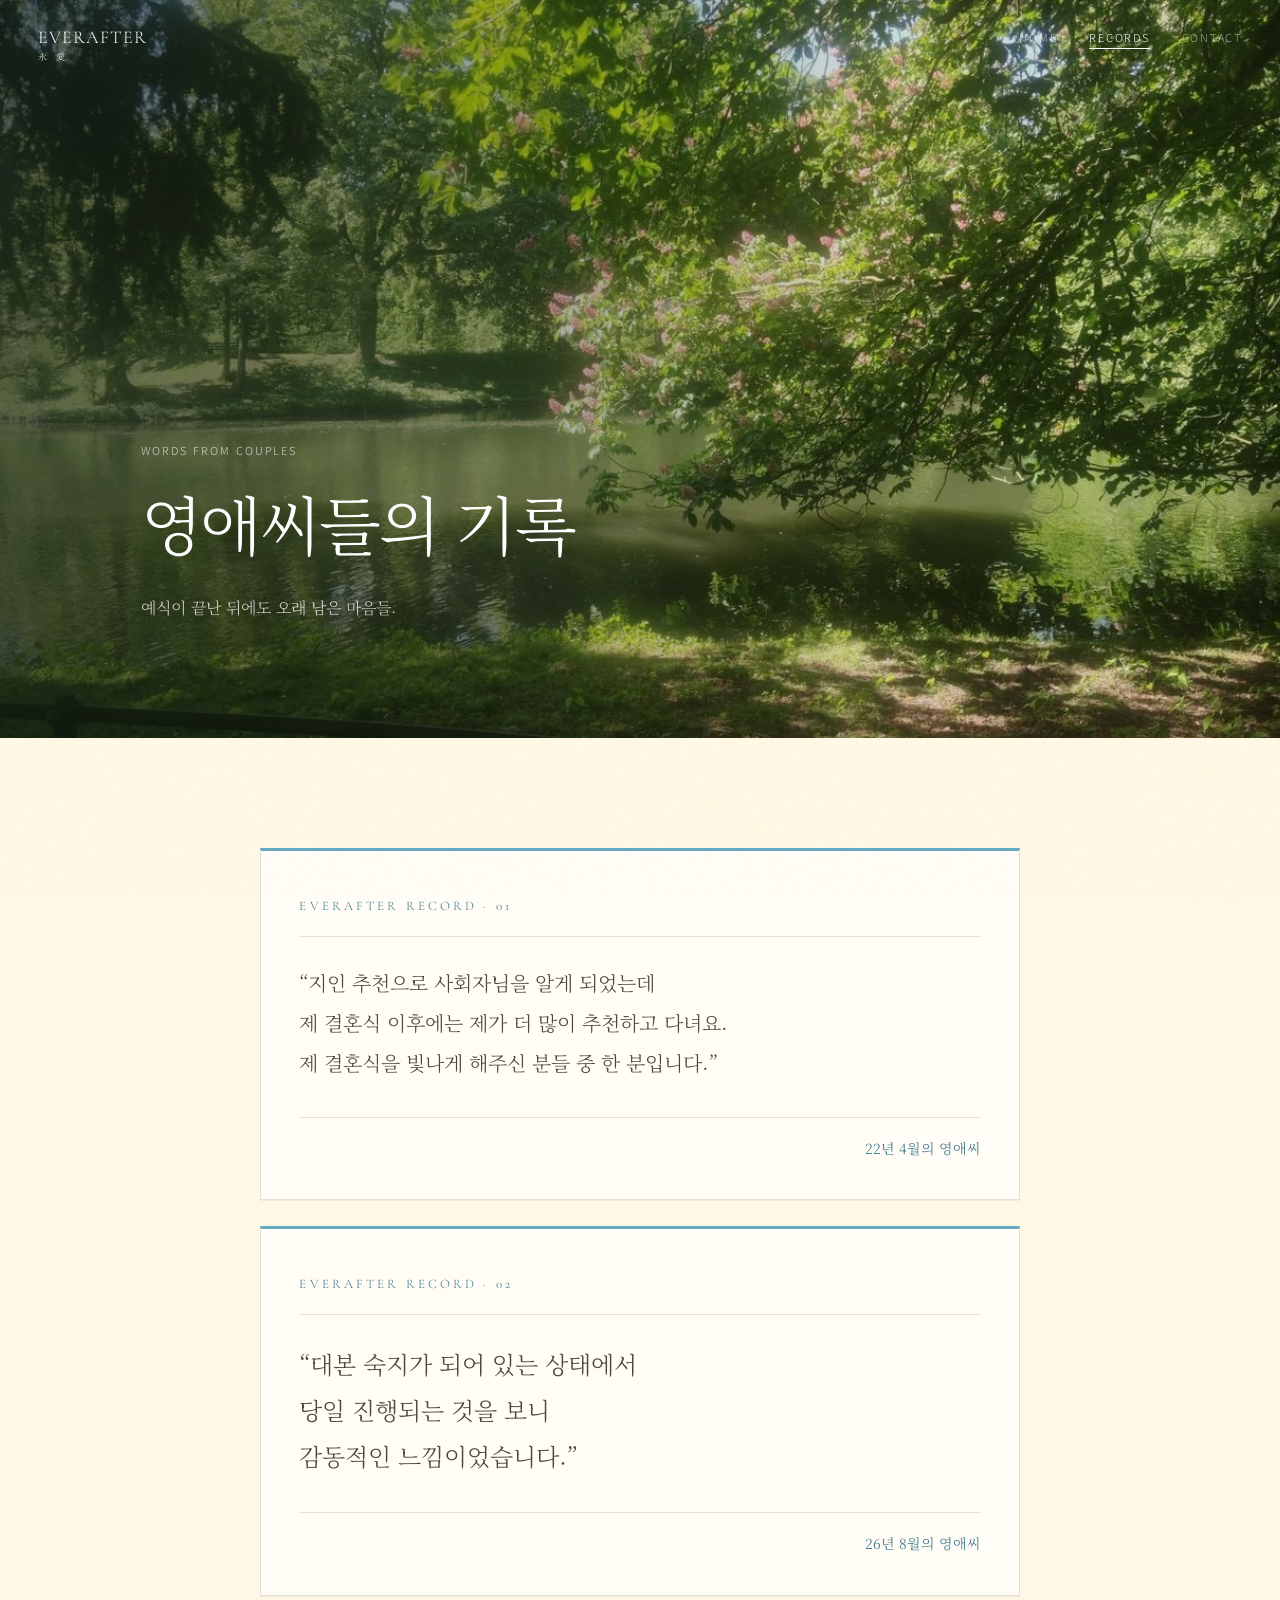
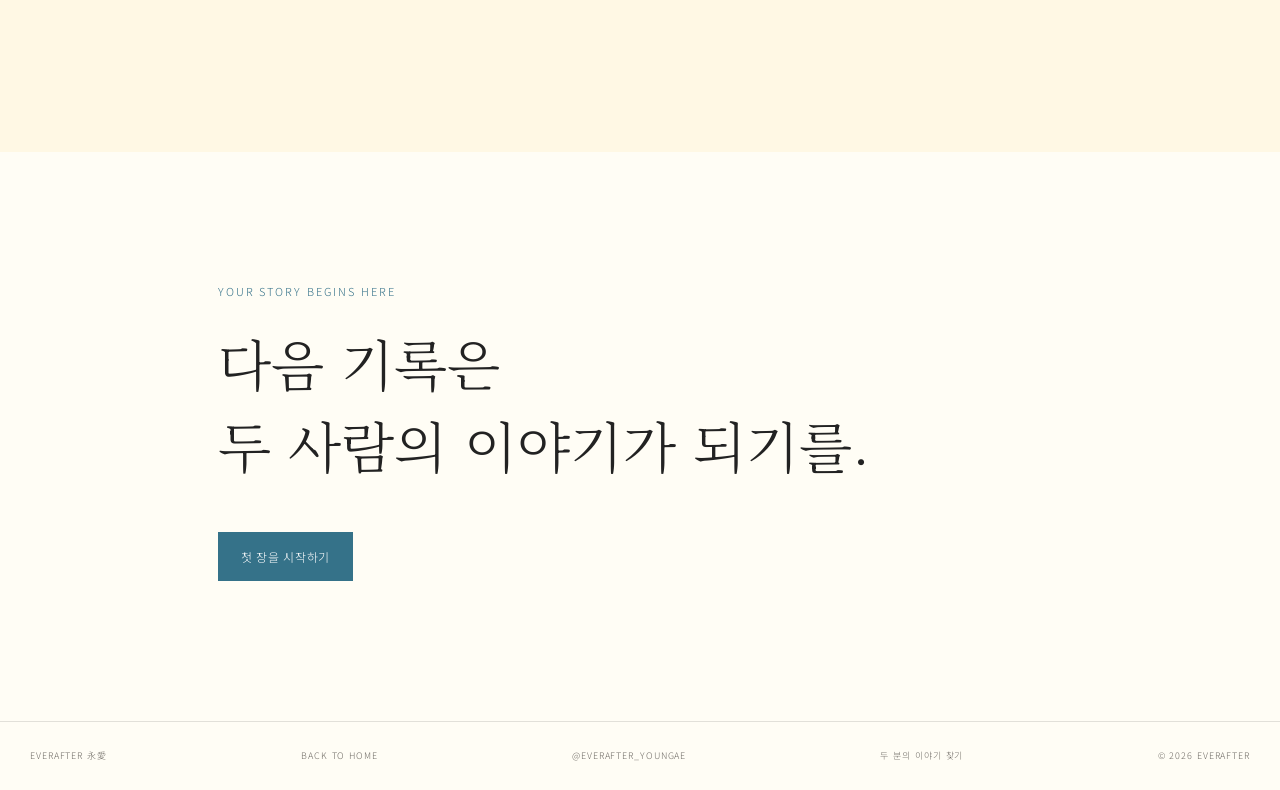
<file: review.html>
<!doctype html>
<html lang="ko">
<head>
  <meta charset="utf-8">
  <meta name="viewport" content="width=device-width, initial-scale=1">
  <meta name="theme-color" content="#FFFDF5">
  <link rel="icon" href="[data-uri]">
  <meta name="description" content="Everafter와 함께한 영애씨들의 기록.">
  <title>영애씨들의 기록 | Everafter 永愛</title>
  <meta property="og:type" content="website">
  <meta property="og:site_name" content="Everafter">
  <meta property="og:title" content="영애씨들의 기록 | Everafter 永愛">
  <meta property="og:description" content="Everafter와 함께한 영애씨들의 기록.">
  <meta property="og:url" content="https://everafter-youngae.github.io/studio/review.html">
  <meta property="og:image" content="https://everafter-youngae.github.io/studio/assets/og-garden.jpg">
  <meta name="twitter:card" content="summary_large_image">
  <meta name="twitter:title" content="영애씨들의 기록 | Everafter 永愛">
  <meta name="twitter:description" content="Everafter와 함께한 영애씨들의 기록.">
  <meta name="twitter:image" content="https://everafter-youngae.github.io/studio/assets/og-garden.jpg">
  <link rel="preconnect" href="https://fonts.googleapis.com">
  <link rel="preconnect" href="https://fonts.gstatic.com" crossorigin>
  <link href="https://fonts.googleapis.com/css2?family=Cormorant+Garamond:ital@0;1&family=Noto+Sans+KR:wght@300&family=Noto+Serif+KR:wght@300;400&display=swap" rel="stylesheet">
  <link rel="stylesheet" href="style.css?v=20">
  <script data-goatcounter="https://everafter.goatcounter.com/count" async src="//gc.zgo.at/count.js"></script>
</head>
<body class="subpage review-page">
  <div class="grain" aria-hidden="true"></div>
  <header class="site-header light-header">
    <a class="brand-mark" href="index.html"><span>EVERAFTER</span><small>永 愛</small></a>
    <button class="menu-toggle" type="button" aria-expanded="false" aria-controls="site-nav">MENU</button>
    <nav id="site-nav" class="site-nav"><a href="index.html">Home</a><a class="active" href="review.html">Records</a><a href="ask.html">Contact</a></nav>
  </header>

  <main>
    <section class="review-hero">
      <div class="records-media image-zoom"><img src="assets/garden.jpg" alt="연못가에 드리운 나무와 분홍 꽃"></div>
      <div class="records-overlay"></div>
      <div class="review-hero-copy reveal">
        <p class="eyebrow light">Words from couples</p>
        <h1>영애씨들의 기록</h1>
        <p>예식이 끝난 뒤에도 오래 남은 마음들.</p>
      </div>
    </section>

    <section class="review-list few" id="reviewList">
      <!-- 실제로 받은 답장에서 옮긴 문장만 둡니다. 예전에 있던 세 줄은 견본이라
           내렸습니다 (git 이력에 남아 있습니다). 지어낸 후기를 올려두지 않습니다.
           출처는 wedding-mc 빌더의 "편지 답장" — 공개 동의를 받은 것만 보입니다. -->
      <article class="review-entry reveal q-mid"><span>Everafter Record · 01</span><blockquote class="q-mid"><p>“지인 추천으로 사회자님을 알게 되었는데<br>제 결혼식 이후에는 제가 더 많이 추천하고 다녀요.<br>제 결혼식을 빛나게 해주신 분들 중 한 분입니다.”</p></blockquote><cite>22년 4월의 영애씨</cite></article>
      <article class="review-entry reveal"><span>Everafter Record · 02</span><blockquote><p>“대본 숙지가 되어 있는 상태에서<br>당일 진행되는 것을 보니<br>감동적인 느낌이었습니다.”</p></blockquote><cite>26년 8월의 영애씨</cite></article>
    </section>

    <section class="review-cta reveal">
      <p class="eyebrow accent">Your story begins here</p>
      <h2>다음 기록은<br>두 사람의 이야기가 되기를.</h2>
      <a class="solid-link" href="ask.html">첫 장을 시작하기</a>
    </section>
  </main>

  <footer><span>Everafter 永愛</span><a href="index.html">Back to home</a><a href="https://www.instagram.com/everafter_youngae" target="_blank" rel="noopener">@everafter_youngae</a><a href="https://everafter-youngae.github.io/wedding-mc/story.html" target="_blank" rel="noopener">두 분의 이야기 찾기</a><span>© 2026 Everafter</span></footer>
  <script>
  /* 후기는 빌더의 "편지 답장" 에서 올리고 내립니다. 여기서는 게시 표시된 것만
     읽어 와 그립니다 — 후기를 하나 올릴 때마다 이 파일을 고치지 않기 위해서입니다.

     HTML 에 박혀 있는 두 건은 그대로 둡니다. 불러오기가 실패해도 화면이 비지
     않고, 검색엔진도 그 둘은 읽어 갑니다. 불러오기가 성공하면 통째로 갈아끼웁니다.

     주소는 wedding-mc 와 같은 배포를 가리킵니다. 배포를 새로 만들면(배포 ID 가
     바뀌면) 여기도 같이 고쳐야 합니다. */
  (function () {
    var GS = 'https://script.google.com/macros/s/AKfycbw6HINEV4aWui9p0LC4xAIHRgAs1p2qOCUoL78uRnNS-FKq4k4xCae8-BUScR4j1I7OSg/exec';
    var list = document.getElementById('reviewList');
    if (!list) return;

    var esc = function (t) {
      return String(t).replace(/&/g, '&amp;').replace(/</g, '&lt;').replace(/>/g, '&gt;');
    };
    var monthLabel = function (m) {
      if (!/^\d{4}-\d{2}$/.test(String(m || ''))) return '영애씨';
      return m.slice(2, 4) + '년 ' + Number(m.slice(5, 7)) + '월의 영애씨';
    };

    fetch(GS + '?reviews=1&cb=' + Date.now())
      .then(function (r) { return r.json(); })
      .then(function (j) {
        if (!j || !j.ok || !j.reviews || !j.reviews.length) return;
        list.innerHTML = j.reviews.map(function (rv, i) {
          var raw = String(rv.text || '').trim();
          /* '둘 다 올리기' 로 발행하면 한 줄평과 좋았던 순간이 빈 줄로 이어져
             옵니다. 빈 줄은 문단으로, 한 번 꺾인 줄만 <br> 로 둡니다 —
             전부 <br> 로 밀어버리면 두 이야기가 한 덩어리로 붙어버립니다. */
          var blocks = raw.split(/\n{2,}/).map(function (t) { return t.trim(); }).filter(Boolean);
          /* 빈 줄 없이 길게 한 덩어리로 적어주신 답장이 많습니다. 열다섯 줄이
             한 문단이면 눈이 쉴 곳이 없어서, 문장이 끝나는 자리에서만 두세
             문장씩 끊어 문단을 나눕니다. 글자는 건드리지 않습니다. */
          var paras = [];
          blocks.forEach(function (t) {
            if (t.length <= 170) { paras.push(t); return; }
            var sents = t.match(/[^.!?…]+[.!?…]+["'\u201D]?\s*|[^.!?…]+$/g) || [t];
            var buf = '';
            sents.forEach(function (sn) {
              buf += sn;
              if (buf.length >= 140) { paras.push(buf.trim()); buf = ''; }
            });
            buf = buf.trim();
            if (buf) {
              /* 마지막 조각이 한 문장뿐이면 앞 문단에 붙입니다 */
              if (paras.length && buf.length < 60) paras[paras.length - 1] += ' ' + buf;
              else paras.push(buf);
            }
          });
          var body = paras.map(function (t, ix) {
            var h = esc(t).replace(/\n/g, '<br>');
            if (ix === 0) h = '\u201C' + h;
            if (ix === paras.length - 1) h = h + '\u201D';
            return '<p>' + h + '</p>';
          }).join('');
          /* 한 줄짜리부터 여러 문단까지 오므로 길이에 따라 글자를 한 급씩 내리고
             카드 여백도 같이 조정합니다. 클래스는 카드와 인용문 양쪽에 붙입니다. */
          var size = raw.length > 140 ? 'q-long' : (raw.length > 60 ? 'q-mid' : '');
          /* 이미 화면에 들어온 뒤에 그리므로 관찰자가 잡지 못합니다.
             visible 을 같이 붙여 바로 보이게 합니다. */
          return '<article class="review-entry reveal visible ' + size + '"><span>Everafter Record \u00B7 '
            + String(i + 1).padStart(2, '0') + '</span><blockquote class="' + size + '">'
            + body + '</blockquote><cite>' + esc(monthLabel(rv.month)) + '</cite></article>';
        }).join('');
        /* 후기가 두 건뿐이면 두 단으로 벌렸을 때 한쪽이 비어 보입니다.
           세 건부터 카드가 서로 채워집니다. */
        list.classList.toggle('few', j.reviews.length < 3);
      })
      .catch(function () { /* 불러오지 못하면 HTML 에 박힌 두 건이 그대로 남습니다 */ });
  })();
  </script>
  <script src="script.js?v=20"></script>
</body>
</html>
</file>
<file: style.css>
:root{
  --ivory:#FFFDF5;
  --ivory-soft:#FFF8E4;
  --charcoal:#222222;
  --muted:#6E6A64;
  --accent:#357289;      /* 글자용 Glacier Blue — 아이보리 위 5.26:1 */
  --accent-deep:#2C5E70;  /* 눌렀을 때 */
  --accent-bright:#64AAC3; /* Glacier 원색 — 면·장식 전용, 글자로 쓰지 않음 */
  --banana:#FFEBB0;        /* Light Banana — 바탕으로만 */
  --line:rgba(34,34,34,.13);
  --serif-en:"Cormorant Garamond", Georgia, serif;
  --serif-ko:"Noto Serif KR", serif;
  --sans:"Noto Sans KR", sans-serif;
}
*{box-sizing:border-box}
html{scroll-behavior:smooth}
body{margin:0;background:var(--ivory);color:var(--charcoal);font-family:var(--sans);font-weight:300;line-height:1.8;word-break:keep-all;text-wrap:pretty;overflow-x:hidden}
a{color:inherit;text-decoration:none}
/* 문장마다 줄을 바꾸는 문단. <br> 대신 쓴다.
   <br> 은 여백을 줄 수 없어서, 문장이 길어 다음 줄로 넘어가는 순간
   (모바일에서는 거의 항상) 문장이 끝나 바뀐 줄인지 그냥 넘어간 줄인지
   구분되지 않는다. 문장을 블록으로 만들어 사이에 한 줄의 절반쯤을 둔다. */
.lines>span{display:block}
.lines>span+span{margin-top:.7em}
h1,h2,h3{text-wrap:balance}
button,input,textarea{font:inherit}
img{display:block;width:100%;height:100%;object-fit:cover}
.grain{position:fixed;inset:0;z-index:100;pointer-events:none;opacity:.035;mix-blend-mode:multiply;background-image:url("data:image/svg+xml,%3Csvg viewBox='0 0 180 180' xmlns='http://www.w3.org/2000/svg'%3E%3Cfilter id='n'%3E%3CfeTurbulence type='fractalNoise' baseFrequency='.9' numOctaves='3' stitchTiles='stitchTiles'/%3E%3C/filter%3E%3Crect width='100%25' height='100%25' filter='url(%23n)' opacity='.45'/%3E%3C/svg%3E")}
.site-header{position:fixed;top:0;left:0;right:0;z-index:60;display:flex;justify-content:space-between;align-items:flex-start;padding:24px 30px;color:var(--accent);mix-blend-mode:multiply}
.brand-mark{display:flex;flex-direction:column;font-family:var(--serif-en);font-size:15px;line-height:1;letter-spacing:.06em}.brand-mark small{margin-top:6px;font-family:var(--serif-ko);font-size:8px;letter-spacing:.35em}
.site-nav{display:flex;gap:26px;font-size:9px;letter-spacing:.16em;text-transform:uppercase}.site-nav a{opacity:.6}.site-nav a:hover{opacity:1}
.menu-toggle{display:none;border:0;background:none;color:inherit;font-size:9px;letter-spacing:.15em}
.hero{position:relative;min-height:100svh;overflow:hidden;background:#ddd}
/* 대문 사진은 원본 색 그대로 둡니다.
   예전에는 여기서 grayscale(1) 로 흑백을 입혔는데, 컬러 사진으로 갈아끼워도
   다시 흑백이 되어버려 헷갈립니다. 흑백으로 보이길 원하면 사진 자체를 흑백으로 준비하세요. */
/* 세로 사진을 가로 화면에 채우면 띠 하나만 보입니다. 46% 였을 때는 오리 윗부분에서
   잘렸습니다. 70% 로 내리면 오리가 온전히 들어오고 오른쪽 버들가지 끝도 걸칩니다.
   (세로 화면에서는 사진 전체 높이가 보이므로 이 값이 영향을 주지 않습니다) */
.hero-media{position:absolute;inset:0}.hero-media img{object-position:center 70%}
/* 대문 사진이 밝으면 오른쪽 아래 흰 글씨가 묻히므로, 아래쪽을 조금 더 깔아둡니다 */
.hero-overlay{position:absolute;inset:0;background:linear-gradient(90deg,rgba(0,0,0,.06),rgba(0,0,0,0) 50%),linear-gradient(0deg,rgba(15,10,8,.52),rgba(15,10,8,.14) 34%,transparent 54%)}
.hero-copy{position:absolute;right:6vw;bottom:9vh;z-index:2;color:#fff;text-align:right;will-change:transform,opacity}.hero-copy h1{margin:10px 0 14px;font-family:var(--serif-ko);font-weight:300;font-size:clamp(30px,4.8vw,76px);line-height:1.42;letter-spacing:-.035em}.hero-note{margin:0 0 18px;font-family:var(--serif-en);font-size:15px;font-style:italic;letter-spacing:.045em;color:rgba(255,255,255,.78)}.eyebrow{margin:0;font-size:9px;letter-spacing:.18em;text-transform:uppercase}.eyebrow.accent{color:var(--accent)}.eyebrow.light{color:rgba(255,255,255,.74)}
.text-link{display:inline-block;border-bottom:1px solid rgba(255,255,255,.7);font-family:var(--serif-en);font-size:12px;font-style:italic}
.chapter-index{position:absolute;left:30px;top:34px;color:var(--accent);font-family:var(--serif-en);font-size:14px;z-index:2}.chapter-index.light{color:#fff}
.intro{position:relative;min-height:92svh;display:flex;align-items:center;padding:120px 10vw 110px 18vw;background:var(--ivory-soft)}
.intro-copy{max-width:980px}.intro h2,.editorial h2,.contact h2{margin:18px 0 44px;font-family:var(--serif-ko);font-weight:300;font-size:clamp(28px,4vw,58px);line-height:1.55;letter-spacing:-.035em}.body-copy{display:grid;grid-template-columns:1fr 1fr;gap:9vw;max-width:850px;font-family:var(--serif-ko);font-size:16px;color:#57544E}.body-copy p{margin:0}.body-copy strong{color:var(--accent);font-weight:400;font-size:18px;letter-spacing:.08em}
.curiosity{position:relative;padding:70px 10vw;text-align:center;background:var(--ivory)}.curiosity-copy{max-width:560px;margin:0 auto}.curiosity-line{margin:16px 0 0;font-family:var(--serif-ko);font-weight:300;font-size:clamp(18px,2.2vw,24px);line-height:1.75;color:var(--charcoal)}
/* 사회자 목소리 샘플. 기본 <audio controls> 는 브라우저 UI라 이 사이트와 따로 논다.
   재생 자체는 <audio> 에 맡기고 겉모습만 직접 그린다. */
.voice{position:relative;padding:120px 10vw;background:var(--ivory-soft);border-top:1px solid var(--line);border-bottom:1px solid var(--line)}
.voice-copy{max-width:620px;margin:0 auto;text-align:center}
.voice h2{margin:16px 0 20px;font-family:var(--serif-ko);font-weight:300;font-size:clamp(26px,3.4vw,44px);line-height:1.55;letter-spacing:-.03em}
.voice-lead{margin:0 0 40px;font-family:var(--serif-ko);font-size:16px;color:#57544E;line-height:1.9}
.voice-player{display:grid;grid-template-columns:auto 1fr;gap:0 20px;align-items:center;
  margin:0;padding:22px 26px;border:1px solid var(--line);border-radius:2px;background:var(--ivory);text-align:left}
/* 휴대폰 기본 터치 표시(반투명 검정)를 끕니다. 누른 느낌은 아래 :active 로 줍니다. */
.voice-toggle{display:flex;align-items:center;justify-content:center;width:56px;height:56px;padding:0;
  border:1px solid var(--accent);border-radius:50%;background:var(--accent);color:#fff;cursor:pointer;
  -webkit-tap-highlight-color:transparent;transition:background .25s,transform .25s}
.voice-toggle:hover{background:var(--accent-deep)}
.voice-toggle:active{transform:scale(.95)}
.voice-toggle:focus-visible{outline:2px solid var(--accent);outline-offset:3px}
/* 삼각형(재생) ↔ 두 줄(일시정지) 을 테두리·그림자로만 그린다 — 아이콘 파일이 필요 없다 */
.voice-icon{display:block;width:0;height:0;margin-left:4px;
  border-top:8px solid transparent;border-bottom:8px solid transparent;border-left:13px solid currentColor}
.is-playing .voice-icon{width:4px;height:16px;margin-left:0;border:0;background:currentColor;
  box-shadow:8px 0 0 currentColor;transform:translateX(-4px)}
.voice-name{margin:0 0 10px;font-family:var(--serif-ko);font-size:15px;color:var(--charcoal)}
/* 진행 막대. <input type="range"> 를 쓰지 않고 직접 만든다 — 휴대폰 브라우저가
   손잡이 자리에 그리는 동그라미·네모가 -webkit-tap-highlight-color 로도 꺼지지
   않는 경우가 있어서다. 여기서는 브라우저가 그리는 것이 하나도 없다.
   .voice-seek 자체가 손가락으로 누를 자리(20px)이고, 보이는 선은 그 안의 .voice-rail 이다. */
.voice-seek{position:relative;height:20px;display:flex;align-items:center;cursor:pointer;
  outline:none;-webkit-tap-highlight-color:transparent;
  /* pan-y: 세로로 넘기는 손짓은 브라우저(=페이지 스크롤)에 남겨두고 가로만 가져옵니다.
     none 으로 두면 이 20px 띠에서 시작한 스와이프가 전부 막혀 페이지가 안 움직입니다. */
  touch-action:pan-y;
  -webkit-user-select:none;user-select:none}
.voice-rail{position:relative;width:100%;height:2px;background:var(--line)}
.voice-fill{position:absolute;left:0;top:0;height:2px;width:0;background:var(--accent)}
.voice-fill::after{content:'';position:absolute;right:-4px;top:-3px;width:8px;height:8px;border-radius:50%;background:var(--accent)}
/* 키보드로 왔을 때만 위치 점에 옅은 테를 둘러 어디에 있는지 알린다. */
.voice-seek:focus-visible .voice-fill::after{box-shadow:0 0 0 4px rgba(58,125,150,.22)}
.voice-time{margin:10px 0 0;font-family:var(--serif-en);font-size:13px;letter-spacing:.06em;color:var(--muted)}
/* 내려받기 안내는 기본으로 보인다 — 자바스크립트가 돌지 않으면 재생 버튼이 먹지 않으므로
   그때 남는 유일한 길이다. 재생 준비가 끝나면(.voice-ready) 감춘다. */
.voice-fallback{grid-column:1/-1;margin:16px 0 0;font-size:12px;line-height:1.7;color:var(--muted)}
.voice-fallback a{border-bottom:1px solid var(--line);color:var(--charcoal)}
.voice-ready .voice-fallback{display:none}
.voice-error .voice-fallback{display:block;color:var(--accent)}
@media(prefers-reduced-motion:reduce){.voice-toggle{transition:none}}
@media(max-width:600px){
  /* 다른 섹션의 왼쪽 58px 들여쓰기는 그 자리에 챕터 번호가 들어가서 성립한다.
     이 섹션은 번호가 없어 빈 여백만 남고 글이 오른쪽으로 밀려 보이므로,
     번호 없는 .curiosity 처럼 좌우를 맞추고 가운데로 둔다. */
  .voice{padding:80px 26px}
  .voice h2{font-size:24px}
  .voice-lead{margin-bottom:32px;font-size:15px}
  .voice-player{gap:0 16px;padding:18px 16px}
  .voice-toggle{width:50px;height:50px}
}
.image-story{position:relative;min-height:100svh;overflow:hidden}.image-story-media{position:absolute;inset:-7% 0}.image-story-media img{object-position:center}.image-story-shade{position:absolute;inset:0;background:linear-gradient(90deg,rgba(7,22,28,.58),rgba(7,22,28,.08) 62%,transparent)}
.image-story-copy{position:absolute;left:11vw;bottom:13vh;z-index:2;color:#fff;max-width:560px}.image-story-copy h2{margin:14px 0 20px;font-family:var(--serif-ko);font-weight:300;font-size:clamp(28px,3.9vw,56px);line-height:1.5}.image-story-copy>p:last-child{font-family:var(--serif-ko);font-size:16px;color:rgba(255,255,255,.82)}
.editorial{position:relative;min-height:100svh;padding:140px 9vw 120px 17vw;background:var(--ivory)}.editorial-grid{display:grid;grid-template-columns:1.05fr .95fr;gap:11vw;align-items:start}.editorial-lead{position:sticky;top:28vh}.editorial-lead h2{margin-bottom:0}.editorial-notes{border-top:1px solid var(--line)}.note{display:grid;grid-template-columns:48px 130px 1fr;gap:20px;padding:30px 0;border-bottom:1px solid var(--line);align-items:start}.note span{color:var(--accent);font-family:var(--serif-en);font-size:12px}.note h3{margin:0;font-family:var(--serif-ko);font-weight:400;font-size:20px}.note p{margin:0;color:var(--muted);font-size:15px}
.records{position:relative;min-height:100svh;overflow:hidden}.records-media{position:absolute;inset:0}.records-overlay{position:absolute;inset:0;background:linear-gradient(90deg,rgba(15,25,15,.68),rgba(15,25,15,.14) 70%)}.records-copy{position:absolute;left:12vw;top:50%;transform:translateY(-50%);z-index:2;color:#fff;max-width:720px}.records blockquote{margin:20px 0 24px;font-family:var(--serif-ko);font-weight:300;font-size:clamp(25px,3.8vw,54px);line-height:1.65}.records cite{font-size:10px;font-style:normal;letter-spacing:.14em;color:rgba(255,255,255,.72)}.record-controls{display:flex;align-items:center;gap:16px;margin-top:45px}.record-controls button{border:0;background:none;color:#fff;padding:0;cursor:pointer;font-size:18px}.record-controls span{font-family:var(--serif-en);font-size:11px;letter-spacing:.12em}
.contact{position:relative;padding:150px 9vw 120px 17vw;background:var(--ivory-soft)}.contact-grid{display:grid;grid-template-columns:.85fr 1.15fr;gap:10vw}.contact-copy>p:last-child{color:var(--muted);font-size:16px}.inquiry-form{display:grid;grid-template-columns:1fr 1fr;gap:26px}.inquiry-form label{display:flex;flex-direction:column;gap:7px;color:var(--muted);font-size:11px}.inquiry-form .full{grid-column:1/-1}.inquiry-form input,.inquiry-form textarea{border:0;border-bottom:1px solid var(--line);background:transparent;padding:11px 0;outline:none;color:var(--charcoal);font-size:16px}.inquiry-form textarea{min-height:90px;resize:vertical}.inquiry-form button{grid-column:1/-1;width:max-content;margin-top:14px;padding:12px 22px;border:1px solid var(--accent);background:var(--accent);color:#fff;cursor:pointer;font-size:13px;letter-spacing:.08em}.inquiry-form button:hover{background:var(--accent-deep)}.form-status{grid-column:1/-1;min-height:20px;margin:0;color:var(--accent);font-size:11px}
footer{display:flex;justify-content:space-between;gap:20px;padding:26px 30px;border-top:1px solid var(--line);color:var(--muted);font-size:9px;letter-spacing:.1em;text-transform:uppercase;background:var(--ivory)}
.reveal{opacity:0;transform:translateY(24px);transition:opacity .9s ease,transform .9s ease}.reveal.visible{opacity:1;transform:none}.image-zoom img{transform:scale(1.02);transition:transform 8s ease}.image-zoom.is-visible img{transform:scale(1.055)}

@media(min-width:901px){
  .site-header{padding:28px 38px}
  .brand-mark{font-size:18px}
  .brand-mark small{font-size:9px}
  .site-nav{font-size:11px;gap:32px}

  .chapter-index{left:38px;top:40px;font-size:17px}
  .eyebrow{font-size:11px}
  .text-link{font-size:14px}
  .intro h2,.editorial h2,.contact h2{margin-bottom:50px}
  .body-copy{line-height:2}
  .note{padding:36px 0}
  .records cite{font-size:11px}
  .record-controls span{font-size:13px}
}
@media(max-width:900px){
/* 메뉴에서 앵커를 눌렀을 때 부드럽게 미끄러지는 연출은 데스크톱까지만. 휴대폰,
   특히 카카오톡 인앱 브라우저에서는 이 애니메이션이 눈에 띄게 느리고 중간에
   손으로 끊을 수도 없어서 화면이 멈춘 것처럼 보입니다. */
html{scroll-behavior:auto}
.site-nav{display:none}.menu-toggle{display:block}.site-nav.open{position:absolute;display:flex;top:54px;right:18px;flex-direction:column;gap:10px;padding:16px;background:rgba(255,253,245,.94)}.hero-copy{right:7vw;bottom:8vh}.intro{padding:110px 8vw 90px 14vw}.body-copy,.editorial-grid,.contact-grid{grid-template-columns:1fr}.editorial{padding:120px 8vw 100px 14vw}.editorial-lead{position:static}.contact{padding:120px 8vw 100px 14vw}.note{grid-template-columns:42px 110px 1fr}.records-copy{left:10vw;right:8vw}.image-story-copy{left:10vw}.pricing{padding:120px 8vw 100px 14vw}}
@media(max-width:600px){.site-header{padding:18px}.chapter-index{left:18px;top:24px}.hero-copy{left:18px;right:18px;bottom:8vh;text-align:left}.hero-copy h1{font-size:30px}.hero-note{font-size:13px;margin-bottom:15px}.intro,.editorial,.contact{padding-left:58px;padding-right:24px}.intro{min-height:auto;padding-top:110px;padding-bottom:90px}.body-copy{gap:38px}.image-story-copy{left:58px;right:24px;bottom:10vh}.image-story-copy h2{font-size:29px}.note{grid-template-columns:34px 1fr;gap:10px}.note p{grid-column:2}.records-copy{left:58px;right:24px}.records blockquote{font-size:27px}.contact-grid{gap:40px}.inquiry-form{grid-template-columns:1fr}.inquiry-form .full,.inquiry-form button,.form-status{grid-column:1}footer{display:block;padding-left:18px;line-height:2.1}footer span,footer a{display:block}.pricing{padding-left:58px;padding-right:24px}.price-amount{font-size:36px}.price-extra-head{flex-wrap:wrap}}
@media(prefers-reduced-motion:reduce){*{scroll-behavior:auto!important}.reveal,.image-zoom img{transition:none}.image-zoom img{transform:none!important}}

/* Price section */
.pricing{position:relative;padding:140px 9vw 130px 17vw;background:var(--ivory-soft)}
.pricing-grid{display:grid;grid-template-columns:1.05fr .95fr;gap:11vw;align-items:start}
.pricing-lead{position:sticky;top:28vh;max-width:480px}
.pricing-lead h2{margin:18px 0 26px;font-family:var(--serif-ko);font-weight:300;font-size:clamp(28px,4vw,50px);line-height:1.55;letter-spacing:-.035em}
.pricing-diff{margin:0;font-family:var(--serif-ko);font-size:16px;color:#57544E;line-height:2}
.pricing-content{max-width:520px}
.price-card{max-width:520px;border:1px solid var(--line);background:var(--ivory)}
.price-seal{display:flex;flex-direction:column;align-items:center;gap:12px;width:100%;padding:48px 24px;border:0;background:transparent;cursor:pointer;text-align:center}
.price-seal-mark{font-family:var(--serif-en);font-size:13px;letter-spacing:.1em;color:var(--accent)}
.price-seal-label{position:relative;padding-bottom:16px;font-family:var(--serif-ko);font-size:15px;color:var(--muted)}
.price-seal-label::after{content:'';position:absolute;left:50%;bottom:0;width:22px;height:1px;background:var(--accent);opacity:.5;transform:translateX(-50%)}
.price-detail{padding:0 32px 40px;animation:price-open .5s ease}
.price-name{margin:0;font-size:11px;letter-spacing:.16em;text-transform:uppercase;color:var(--muted)}
.price-amount{margin:8px 0 20px;font-family:var(--serif-en);font-size:44px;color:var(--accent)}
.price-amount span{font-family:var(--serif-ko);font-size:16px;margin-left:4px;color:var(--muted)}
.price-desc{margin:0 0 28px;font-family:var(--serif-ko);font-size:15px;color:#57544E;line-height:1.9}
.price-includes-group{margin-top:22px;padding-top:18px;border-top:1px solid var(--line)}
.price-includes-label{margin:0 0 14px;font-size:11px;letter-spacing:.1em;text-transform:uppercase;color:var(--muted)}
.price-includes{list-style:none;margin:0;padding:0;display:grid;gap:12px}
.price-includes li{font-size:14px;color:var(--charcoal);padding-left:22px;position:relative}
.price-includes li::before{content:'✓';position:absolute;left:0;color:var(--accent);font-size:12px}
@keyframes price-open{from{opacity:0;transform:translateY(-8px)}to{opacity:1;transform:none}}
.price-note{margin-top:64px;max-width:600px}
.price-note p{margin:16px 0 0;font-family:var(--serif-ko);font-size:15px;color:#57544E;line-height:2}
.price-extra{margin-top:64px;max-width:760px}
.price-extra-grid{margin-top:26px;border-top:1px solid var(--line)}
.price-extra-item{padding:22px 0;border-bottom:1px solid var(--line)}
.price-extra-head{display:flex;justify-content:space-between;align-items:baseline;gap:16px}
.price-extra-item h3{margin:0;font-family:var(--serif-ko);font-weight:400;font-size:16px}
.price-extra-head span{color:var(--accent);font-family:var(--serif-en);font-size:13px;white-space:nowrap}
.price-extra-item p{margin:8px 0 0;color:var(--muted);font-size:13.5px}

/* Multi-page additions */
.site-nav a.active{opacity:1;border-bottom:1px solid currentColor}
.page-actions{display:flex;justify-content:flex-end;gap:12px;margin-top:80px}
.outline-link,.solid-link{display:inline-flex;align-items:center;justify-content:center;padding:13px 22px;border:1px solid var(--accent);font-size:12px;letter-spacing:.06em}
.outline-link{color:var(--accent)}.solid-link{background:var(--accent);color:#fff}.solid-link:hover{background:var(--accent-deep)}
.subpage-main{padding-top:88px}.solid-header{background:rgba(255,253,245,.9);backdrop-filter:blur(10px)}
.site-header.is-scrolled{background:rgba(255,253,245,.9);backdrop-filter:blur(10px);mix-blend-mode:normal;color:var(--accent)}
.subpage-hero{position:relative;min-height:58svh;display:flex;align-items:flex-end;padding:130px 10vw 90px 17vw;background:var(--ivory-soft)}
.subpage-number{position:absolute;left:38px;top:40px;color:var(--accent);font-family:var(--serif-en);font-size:17px}
.subpage-title{max-width:850px}.subpage-title h1,.review-hero-copy h1{margin:16px 0 25px;font-family:var(--serif-ko);font-size:clamp(40px,5vw,72px);font-weight:300;line-height:1.45;letter-spacing:-.04em}.subpage-title>p:last-child{color:var(--muted);font-size:17px}
.ask-layout{display:grid;grid-template-columns:.72fr 1.28fr;gap:10vw;padding:110px 9vw 140px 17vw;background:var(--ivory)}
.ask-note{max-width:310px;color:var(--muted);font-family:var(--serif-ko)}.ask-note .eyebrow{font-family:var(--sans);margin-bottom:18px}.ask-note .ig-link{margin-top:28px;font-family:var(--sans)}.standalone-form{max-width:760px}
.form-hint{grid-column:1/-1;margin:14px 0 0;color:var(--muted);font-size:12px;line-height:1.7}
.hp-field{position:absolute;left:-9999px;width:1px;height:1px;overflow:hidden}
.consent-box{margin-top:22px;padding:22px 24px;border:1px solid var(--line);background:var(--ivory-soft)}
.consent-head{margin:0 0 16px;font-size:13px;letter-spacing:.02em;color:var(--charcoal)}
.consent-head em{font-style:normal;color:var(--accent)}
/* 행 간격은 dd 안의 줄 간격(약 23px)보다 넓어야 항목이 서로 구분된다 */
.consent-box dl{display:grid;grid-template-columns:78px 1fr;gap:24px 14px;margin:0}
.consent-box dt{color:var(--muted);font-size:11px;letter-spacing:.04em;line-height:1.85}
.consent-box dd{margin:0;color:var(--charcoal);font-size:12.5px;line-height:1.85}
.consent-note{margin:16px 0 0;color:var(--muted);font-size:12px;line-height:1.75}
.consent-agree{display:flex!important;flex-direction:row!important;align-items:flex-start;gap:11px;margin-top:18px;padding-top:18px;
  border-top:1px solid var(--line);color:var(--charcoal)!important;font-size:13.5px!important;line-height:1.7;cursor:pointer}
.consent-agree input{flex:none;width:19px;height:19px;margin:1px 0 0;accent-color:var(--accent)}
@media(max-width:600px){
  .consent-box{padding:18px 16px}
  /* 한 줄로 쌓이므로 항목명↔내용은 붙이고(2px), 항목 사이만 벌린다 */
  .consent-box dl{grid-template-columns:1fr;gap:2px}
  .consent-box dt{margin-top:22px}
  .consent-box dt:first-of-type{margin-top:0}
}
.form-copy-box{grid-column:1/-1;margin:14px 0 0;padding:16px;border:1px solid var(--line);background:var(--ivory-soft);color:var(--charcoal);font-family:var(--sans);font-size:12px;line-height:1.8;white-space:pre-wrap;word-break:break-word}
.review-hero{position:relative;min-height:82svh;overflow:hidden;color:#fff}.review-hero-copy{position:absolute;left:11vw;bottom:11vh;z-index:3}.review-hero-copy>p:last-child{font-family:var(--serif-ko);color:rgba(255,255,255,.78)}
.light-header{color:#fff;mix-blend-mode:normal}.review-page .menu-toggle{color:inherit}
.review-list{padding:110px 10vw 130px;background:var(--ivory-soft);columns:2;column-gap:26px}.review-list.few{columns:1}.review-list.few .review-entry{max-width:760px;margin-left:auto;margin-right:auto}.review-list.few blockquote{max-width:32em}.review-entry{display:block;break-inside:avoid;-webkit-column-break-inside:avoid;margin:0 0 26px;padding:clamp(34px,3.4vw,50px) clamp(28px,3vw,46px) clamp(30px,3vw,44px);background:var(--ivory);border:1px solid var(--line);border-top:3px solid var(--accent-bright);box-shadow:0 1px 0 rgba(34,34,34,.05)}.review-entry>span{display:block;padding-bottom:18px;border-bottom:1px solid var(--line);color:var(--accent);font-family:var(--serif-en);font-size:13px;letter-spacing:.24em;text-transform:uppercase}.review-entry blockquote{margin:26px 0 0;font-family:var(--serif-ko);font-size:24px;font-weight:300;line-height:1.9;color:#4A4741}.review-entry blockquote p{margin:0}.review-entry blockquote p+p{margin-top:1.15em}
/* 후기는 한 줄짜리부터 여러 문단까지 옵니다. 한 크기로 두면 긴 글이 화면을
   덮습니다. 글자 수에 따라 한 급씩 내립니다 — review.html 이 길이를 재서
   클래스를 붙입니다. */

.review-entry blockquote.q-mid{font-size:20px;line-height:2}.review-entry blockquote.q-long{font-size:18px;line-height:2.1}.review-entry blockquote.q-long p+p{margin-top:1.3em}.review-entry cite{display:block;margin-top:34px;padding-top:18px;border-top:1px solid var(--line);text-align:right;font-family:var(--serif-ko);font-size:14px;font-style:normal;letter-spacing:0;color:var(--accent)}
.review-cta{padding:130px 10vw 140px 17vw;background:var(--ivory)}.review-cta h2{margin:20px 0 45px;font-family:var(--serif-ko);font-size:clamp(34px,4.3vw,62px);font-weight:300;line-height:1.5}
@media(max-width:900px){.page-actions{justify-content:flex-start}.ask-layout{grid-template-columns:1fr;padding-left:14vw}.subpage-hero{padding-left:14vw}.review-list{columns:1;padding-left:14vw;padding-right:10vw}.review-cta{padding-left:14vw}.pricing-grid{grid-template-columns:1fr}.pricing-lead{position:static;max-width:none}}
@media(max-width:600px){.subpage-main{padding-top:64px}.subpage-hero{min-height:52svh;padding:110px 24px 70px 58px}.subpage-number{left:18px;top:24px}.subpage-title h1,.review-hero-copy h1{font-size:34px}.subpage-title>p:last-child{font-size:14px}.ask-layout{padding:75px 24px 100px 58px;gap:45px}.page-actions{flex-direction:column;align-items:flex-start;margin-top:50px}.review-hero{min-height:72svh}.review-hero-copy{left:58px;right:24px;bottom:9vh}.review-cta{padding:80px 24px 90px 58px}.review-list{columns:1;padding:80px 24px 90px 34px}.review-entry{margin-bottom:20px}.review-entry>span{font-size:11.5px;letter-spacing:.2em}.review-entry blockquote{font-size:20px;line-height:1.9}.review-entry blockquote.q-mid{font-size:18px;line-height:2}.review-entry blockquote.q-long{font-size:16.5px;line-height:2.05}.review-cta h2{font-size:32px}}
</file>
